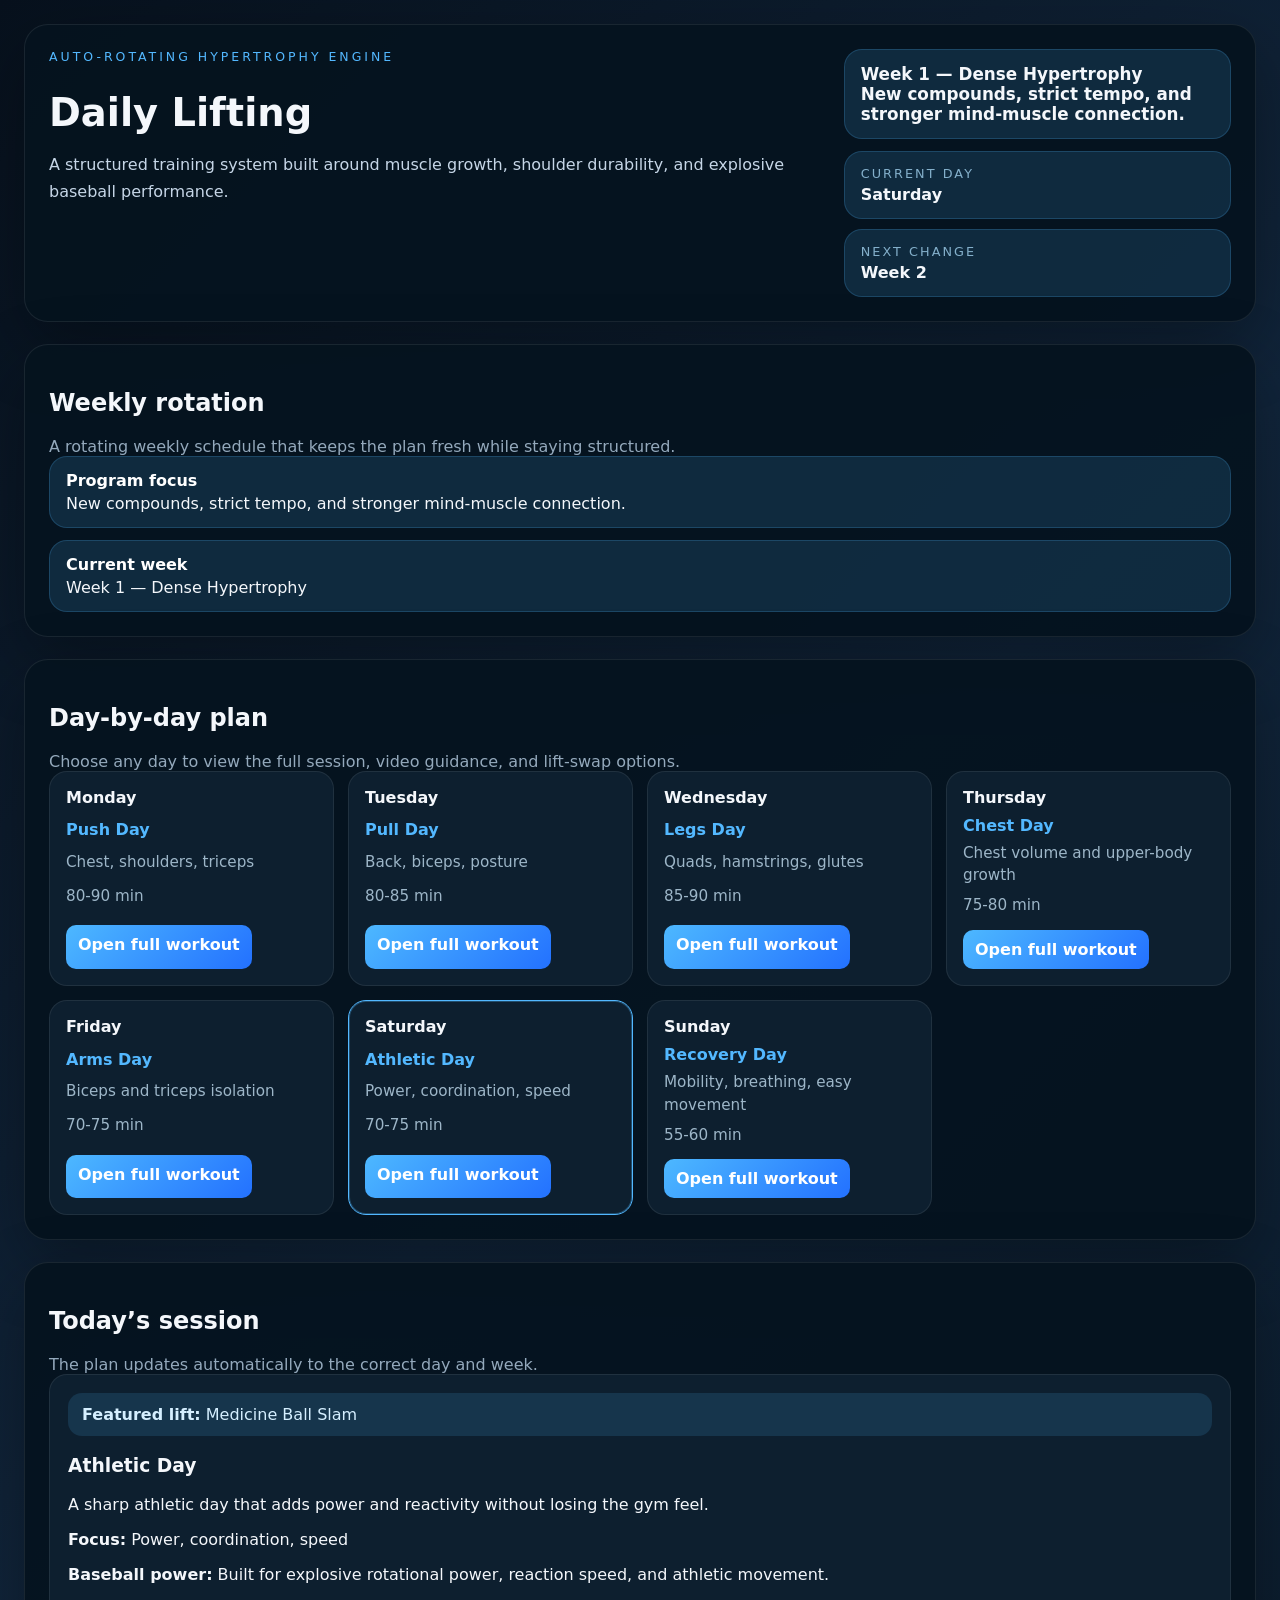
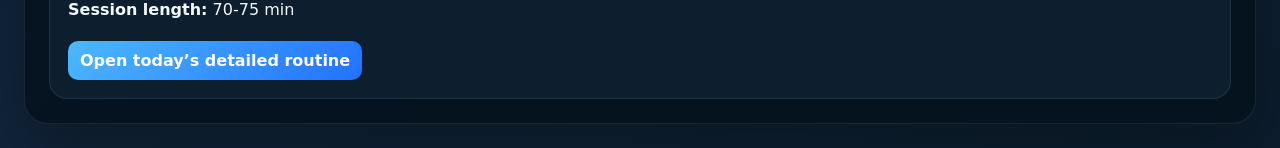
<file: index.html>
<!DOCTYPE html>
<html lang="en">
  <head>
    <meta charset="UTF-8" />
    <meta name="viewport" content="width=device-width, initial-scale=1.0" />
    <title>Daily Lifting</title>
    <link rel="stylesheet" href="styles.css" />
  </head>
  <body>
    <main class="app-shell">
      <header class="hero-card">
        <div class="hero-main">
          <p class="eyebrow">Auto-rotating hypertrophy engine</p>
          <h1>Daily Lifting</h1>
          <p class="hero-copy">
            A structured training system built around muscle growth, shoulder durability, and explosive baseball performance.
          </p>
        </div>
        <div class="hero-side">
          <div id="week-badge" class="week-badge"></div>
          <div class="hero-metrics">
            <div class="metric-card">
              <span>Current day</span>
              <strong id="current-day-name"></strong>
            </div>
            <div class="metric-card">
              <span>Next change</span>
              <strong id="next-change-name"></strong>
            </div>
          </div>
        </div>
      </header>

      <section class="card">
        <div class="card-header">
          <h2>Weekly rotation</h2>
          <p>A rotating weekly schedule that keeps the plan fresh while staying structured.</p>
        </div>
        <div id="week-summary" class="week-summary"></div>
      </section>

      <section class="card">
        <div class="card-header">
          <h2>Day-by-day plan</h2>
          <p>Choose any day to view the full session, video guidance, and lift-swap options.</p>
        </div>
        <div id="rotation-grid" class="rotation-grid"></div>
      </section>

      <section class="card">
        <div class="card-header">
          <h2>Today’s session</h2>
          <p>The plan updates automatically to the correct day and week.</p>
        </div>
        <div id="today-workout" class="today-workout"></div>
      </section>
    </main>

    <script src="script.js"></script>
  </body>
</html>
</file>
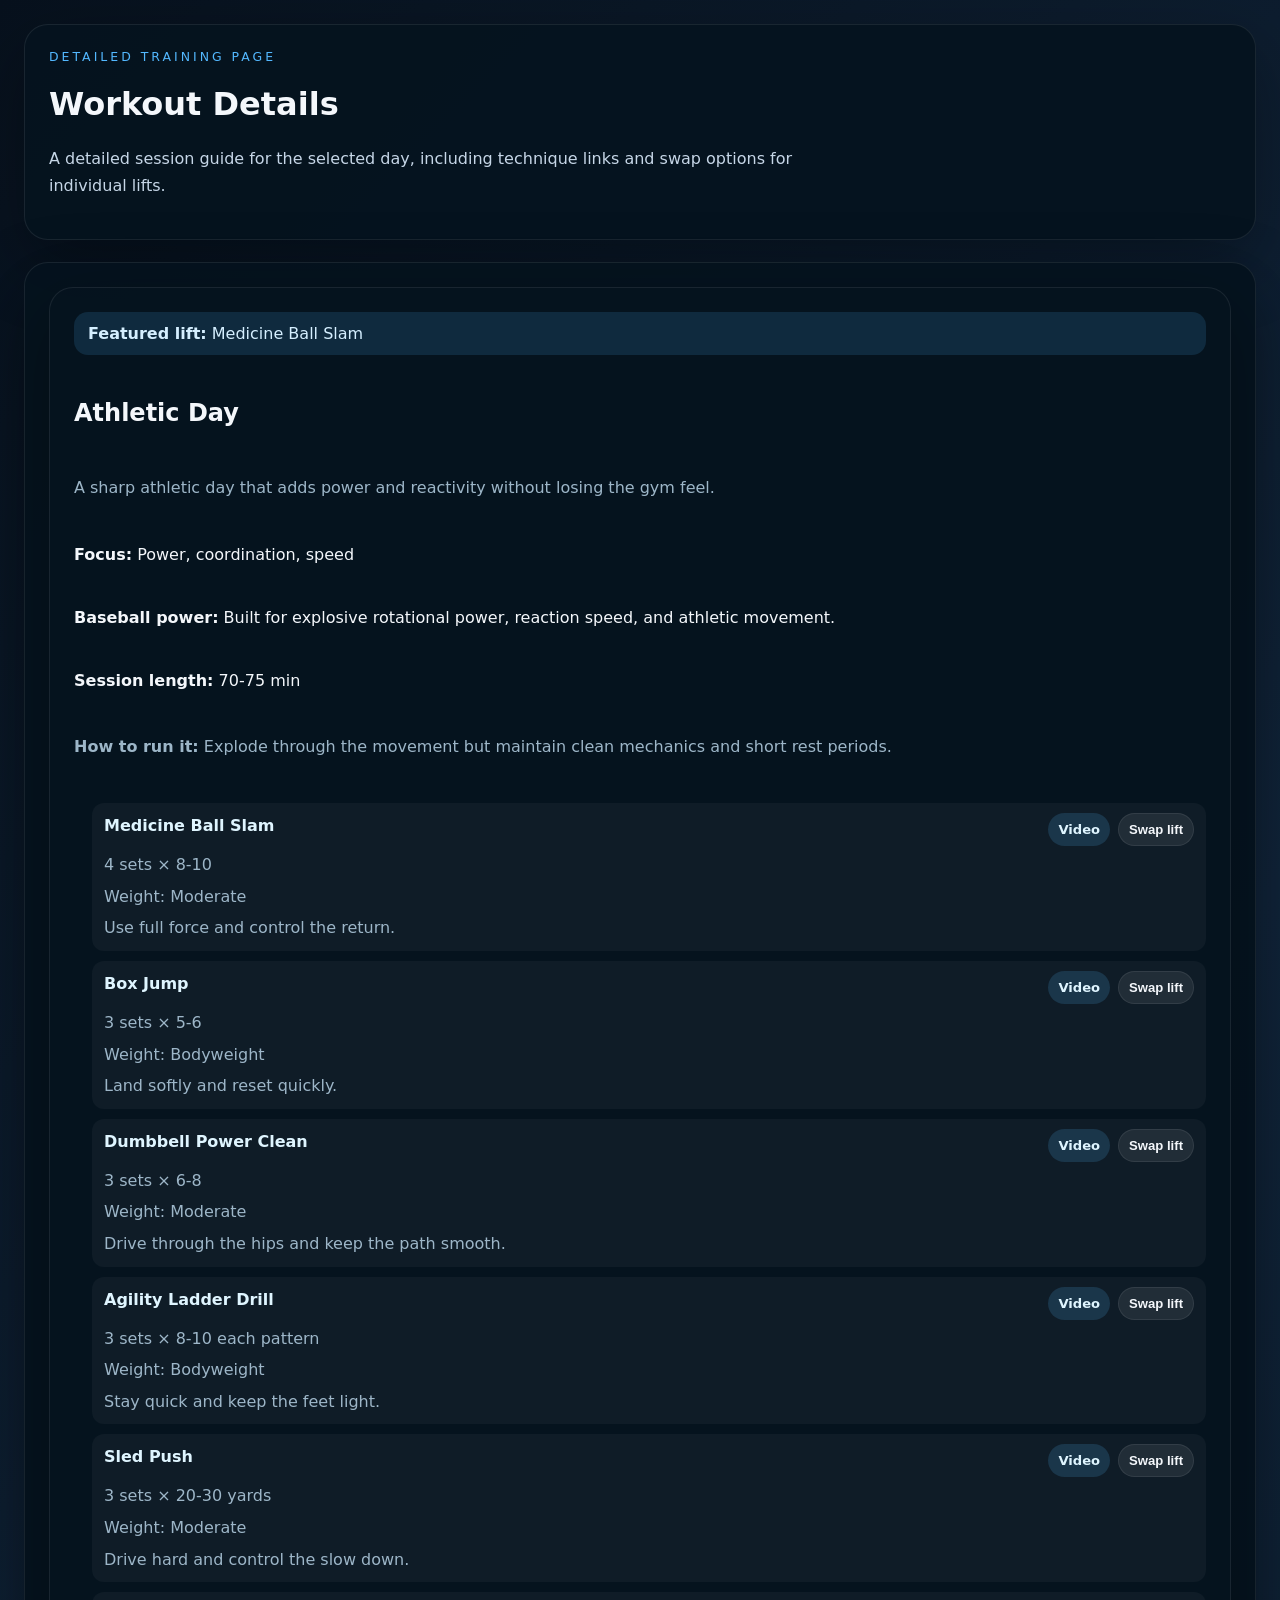
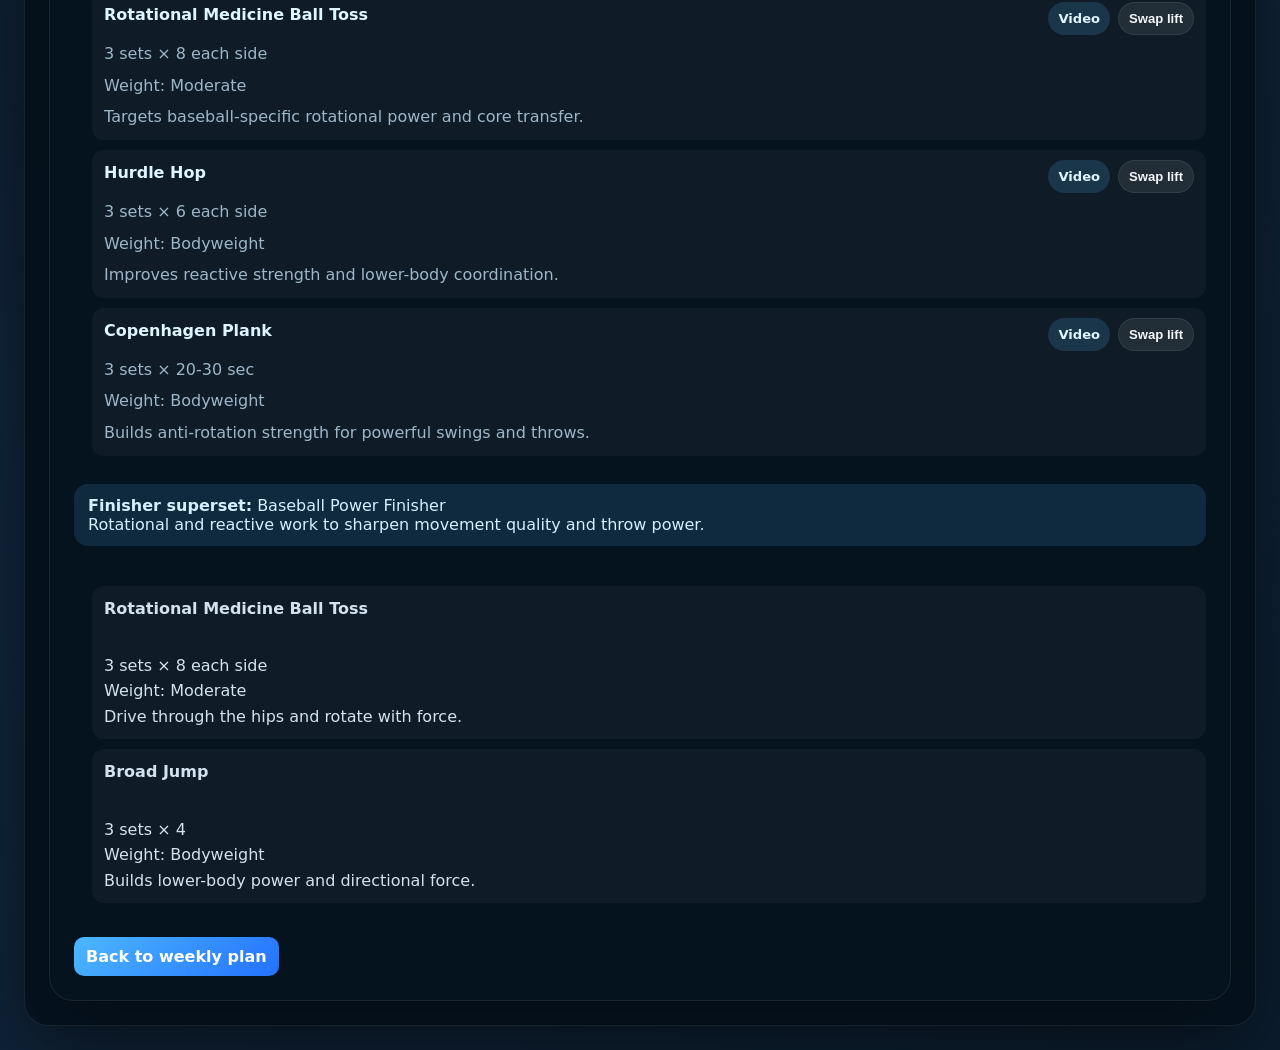
<file: workout.html>
<!DOCTYPE html>
<html lang="en">
  <head>
    <meta charset="UTF-8" />
    <meta name="viewport" content="width=device-width, initial-scale=1.0" />
    <title>Daily Lifting - Workout</title>
    <link rel="stylesheet" href="styles.css" />
  </head>
  <body>
    <main class="app-shell">
      <header class="hero-card">
        <div>
          <p class="eyebrow">Detailed training page</p>
          <h1>Workout Details</h1>
          <p class="hero-copy">
            A detailed session guide for the selected day, including technique links and swap options for individual lifts.
          </p>
        </div>
      </header>

      <section class="card">
        <div id="workout-detail" class="detail-card"></div>
      </section>
    </main>

    <script src="script.js"></script>
  </body>
</html>
</file>
<file: styles.css>
:root {
  color-scheme: dark;
  font-family: Inter, system-ui, -apple-system, BlinkMacSystemFont, "Segoe UI", sans-serif;
  background: #06131f;
  color: #f4f7fb;
}

* {
  box-sizing: border-box;
}

body {
  margin: 0;
  min-height: 100vh;
  background: linear-gradient(135deg, #07111d, #11253b 55%, #0c1d2e);
}

.app-shell {
  max-width: 1320px;
  margin: 0 auto;
  padding: 24px;
  display: grid;
  gap: 22px;
}

.hero-card,
.card,
.detail-card {
  background: rgba(6, 19, 31, 0.95);
  border: 1px solid rgba(255, 255, 255, 0.08);
  border-radius: 24px;
  padding: 24px;
  box-shadow: 0 24px 70px rgba(0, 0, 0, 0.32);
}

.hero-card {
  display: grid;
  grid-template-columns: 2fr 1fr;
  gap: 20px;
  align-items: start;
}

.hero-main h1 {
  font-size: clamp(2rem, 3vw, 2.8rem);
  margin-bottom: 10px;
}

.eyebrow {
  margin: 0 0 8px;
  text-transform: uppercase;
  letter-spacing: 0.24em;
  font-size: 0.78rem;
  color: #53b8ff;
}

.hero-copy {
  max-width: 780px;
  color: #c6d6e7;
  line-height: 1.7;
  font-size: 1rem;
}

.hero-side {
  display: grid;
  gap: 12px;
}

.week-badge,
.metric-card,
.week-summary-box {
  background: rgba(83, 184, 255, 0.14);
  border: 1px solid rgba(83, 184, 255, 0.2);
  border-radius: 18px;
  padding: 14px 16px;
}

.week-badge {
  font-weight: 800;
  font-size: 1.05rem;
}

.hero-metrics {
  display: grid;
  gap: 10px;
}

.metric-card span {
  display: block;
  font-size: 0.8rem;
  color: #84b0cb;
  text-transform: uppercase;
  letter-spacing: 0.16em;
  margin-bottom: 4px;
}

.metric-card strong {
  font-size: 1rem;
}

.card-header p {
  color: #94a9bc;
  margin-bottom: 0;
}

.week-summary {
  display: grid;
  gap: 12px;
}

.week-summary-box {
  display: grid;
  gap: 4px;
}

.week-summary-box strong {
  color: #ffffff;
}

.rotation-grid {
  display: grid;
  grid-template-columns: repeat(auto-fit, minmax(240px, 1fr));
  gap: 14px;
}

.day-card {
  border: 1px solid rgba(255, 255, 255, 0.08);
  border-radius: 18px;
  padding: 16px;
  background: #0d1f2f;
  display: grid;
  gap: 7px;
  text-decoration: none;
  color: inherit;
}

.day-card.today {
  border-color: #53b8ff;
  box-shadow: inset 0 0 0 1px rgba(83, 184, 255, 0.3);
}

.day-card .day {
  font-weight: 700;
  margin-bottom: 2px;
}

.day-card .workout {
  color: #53b8ff;
  font-weight: 700;
}

.day-card .meta {
  color: #9db6c8;
  font-size: 0.95rem;
  line-height: 1.5;
}

.link-btn,
.back-link {
  display: inline-block;
  margin-top: 6px;
  text-decoration: none;
  background: linear-gradient(135deg, #4db8ff, #2371ff);
  color: white;
  padding: 10px 12px;
  border-radius: 10px;
  font-weight: 700;
  width: fit-content;
}

.today-workout {
  display: grid;
  gap: 14px;
}

.workout-detail {
  background: #0d1f2f;
  border-radius: 18px;
  padding: 18px;
  border: 1px solid rgba(255, 255, 255, 0.08);
}

.featured-lift {
  padding: 12px 14px;
  border-radius: 14px;
  background: rgba(83, 184, 255, 0.14);
  color: #d5efff;
  margin-bottom: 12px;
}

.exercise-list {
  padding-left: 18px;
  color: #d4e2f0;
  display: grid;
  gap: 10px;
}

.exercise-item {
  padding: 10px 12px;
  border-radius: 12px;
  background: rgba(255, 255, 255, 0.04);
  line-height: 1.6;
  display: grid;
  gap: 6px;
}

.exercise-header {
  display: flex;
  justify-content: space-between;
  align-items: flex-start;
  gap: 10px;
  flex-wrap: wrap;
}

.exercise-name-link {
  color: #dff5ff;
  font-weight: 700;
  text-decoration: none;
}

.exercise-name-link:hover {
  color: #7fd2ff;
}

.exercise-actions {
  display: flex;
  gap: 8px;
  flex-wrap: wrap;
}

.exercise-action {
  border: 0;
  border-radius: 999px;
  padding: 6px 10px;
  font-size: 0.82rem;
  font-weight: 700;
  cursor: pointer;
  text-decoration: none;
}

.video-link {
  background: rgba(83, 184, 255, 0.16);
  color: #dff5ff;
}

.swap-button {
  background: rgba(255, 255, 255, 0.08);
  color: #f4f7fb;
  border: 1px solid rgba(255, 255, 255, 0.08);
}

.exercise-meta {
  color: #9db6c8;
}

.detail-grid {
  display: grid;
  gap: 12px;
}

.detail-note {
  color: #9db6c8;
  line-height: 1.6;
}

@media (max-width: 900px) {
  .hero-card {
    grid-template-columns: 1fr;
  }
}

@media (max-width: 640px) {
  .app-shell {
    padding: 12px;
  }

  .hero-card,
  .card,
  .detail-card {
    padding: 16px;
  }
}
</file>
